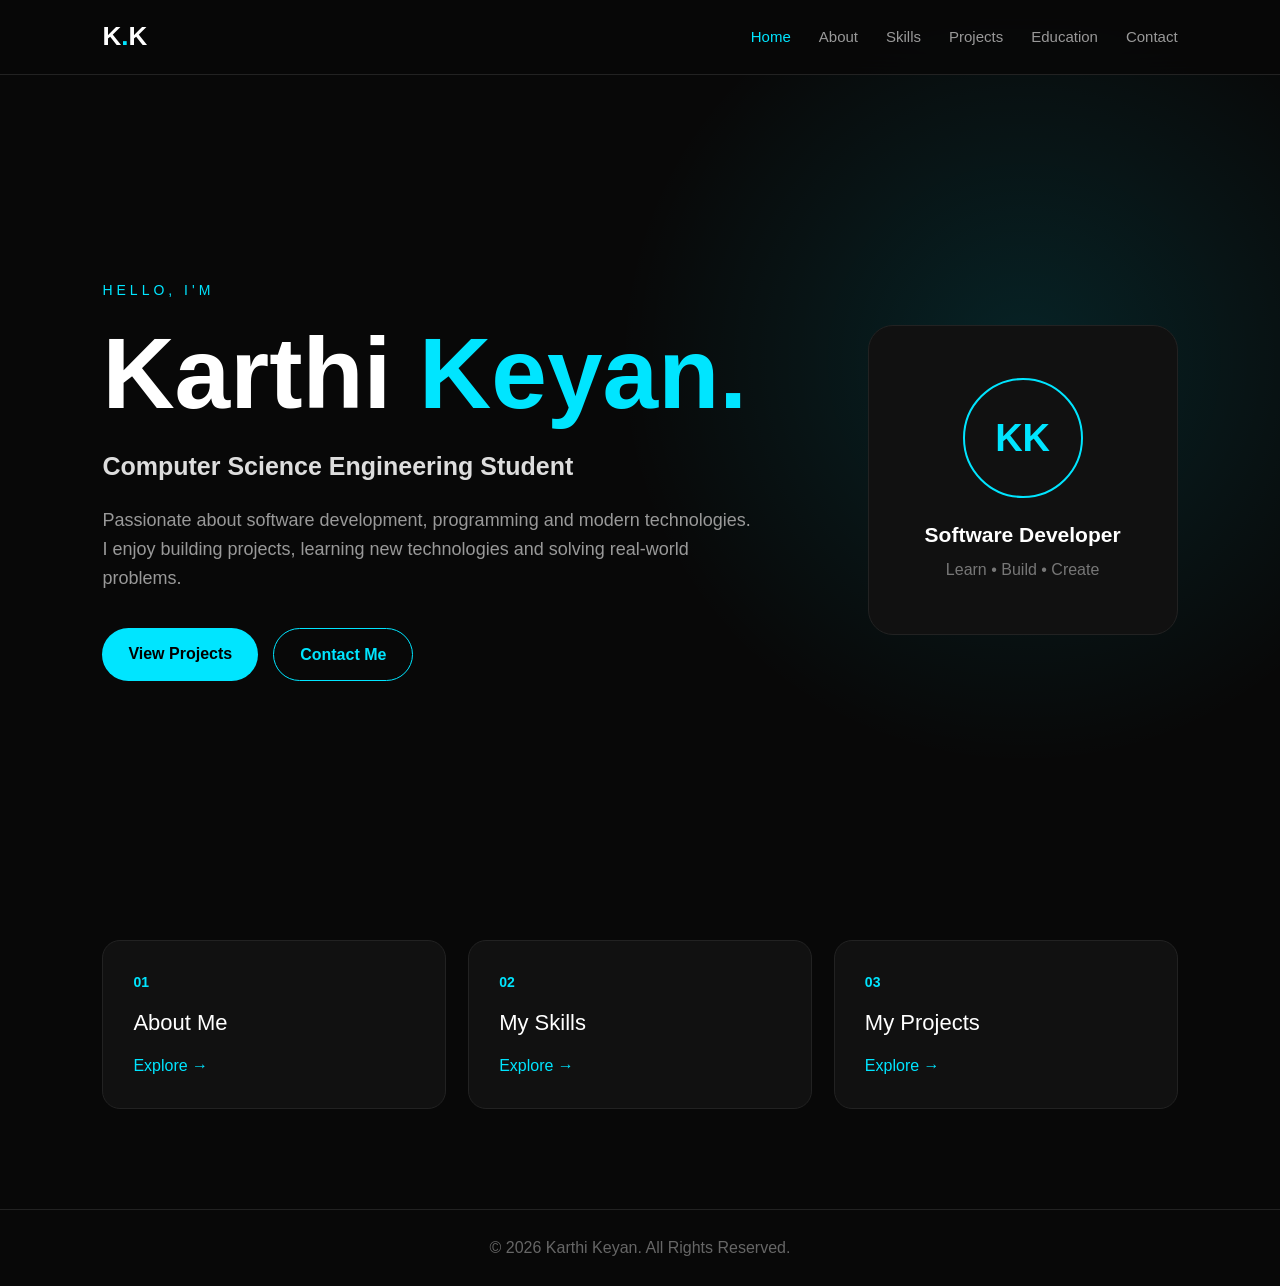
<file: index.html>
<!DOCTYPE html>
<html lang="en">

<head>
    <meta charset="UTF-8">

    <meta name="viewport"
          content="width=device-width, initial-scale=1.0">

    <title>Karthi Keyan | Portfolio</title>

    <link rel="stylesheet" href="style.css">
</head>

<body>

    <!-- NAVBAR -->

    <header>

        <div class="logo">
            K<span>.</span>K
        </div>

        <nav>

            <a href="index.html" class="active">
                Home
            </a>

            <a href="about.html">
                About
            </a>

            <a href="skills.html">
                Skills
            </a>

            <a href="projects.html">
                Projects
            </a>

            <a href="education.html">
                Education
            </a>

            <a href="contact.html">
                Contact
            </a>

        </nav>

    </header>


    <!-- HOME -->

    <main>

        <section class="home">

            <div class="home-content">

                <p class="small-title">
                    HELLO, I'M
                </p>

                <h1>
                    Karthi <span>Keyan.</span>
                </h1>

                <h2>
                    Computer Science Engineering Student
                </h2>

                <p class="description">
                    Passionate about software development,
                    programming and modern technologies.
                    I enjoy building projects, learning new
                    technologies and solving real-world problems.
                </p>


                <!-- BUTTONS -->

                <div class="buttons">

                    <a href="projects.html"
                       class="main-button">
                        View Projects
                    </a>

                    <a href="contact.html"
                       class="outline-button">
                        Contact Me
                    </a>

                </div>

            </div>


            <!-- RIGHT SIDE -->

            <div class="home-card">

                <div class="profile-circle">
                    KK
                </div>

                <h3>
                    Software Developer
                </h3>

                <p>
                    Learn • Build • Create
                </p>

            </div>

        </section>


        <!-- QUICK INFO -->

        <section class="quick-section">

            <div class="quick-card">

                <h3>
                    01
                </h3>

                <p>
                    About Me
                </p>

                <a href="about.html">
                    Explore →
                </a>

            </div>


            <div class="quick-card">

                <h3>
                    02
                </h3>

                <p>
                    My Skills
                </p>

                <a href="skills.html">
                    Explore →
                </a>

            </div>


            <div class="quick-card">

                <h3>
                    03
                </h3>

                <p>
                    My Projects
                </p>

                <a href="projects.html">
                    Explore →
                </a>

            </div>

        </section>

    </main>


    <!-- FOOTER -->

    <footer>

        © 2026 Karthi Keyan.
        All Rights Reserved.

    </footer>


</body>

</html>
</file>
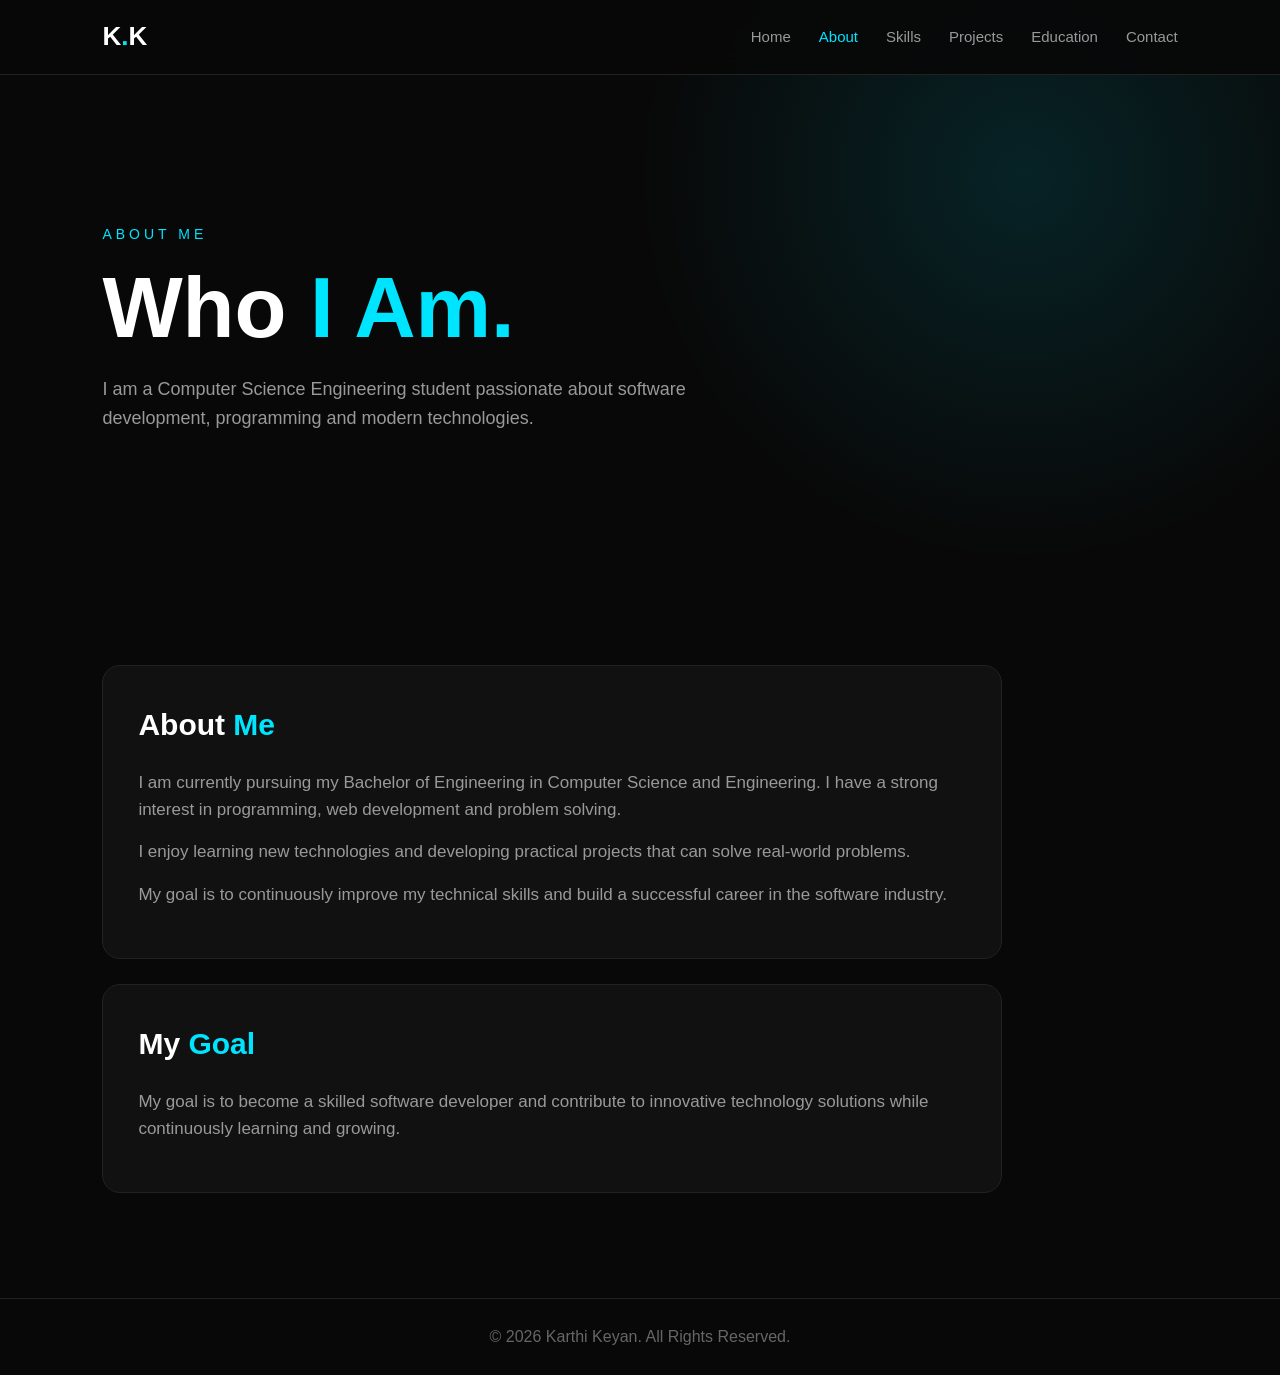
<file: about.html>
<!DOCTYPE html>
<html lang="en">

<head>
    <meta charset="UTF-8">
    <meta name="viewport" content="width=device-width, initial-scale=1.0">

    <title>About Me | Karthi Keyan</title>

    <link rel="stylesheet" href="style.css">
</head>

<body>

    <!-- NAVBAR -->

    <header>

        <div class="logo">
            K<span>.</span>K
        </div>

        <nav>
            <a href="index.html">Home</a>
            <a href="about.html" class="active">About</a>
            <a href="skills.html">Skills</a>
            <a href="projects.html">Projects</a>
            <a href="education.html">Education</a>
            <a href="contact.html">Contact</a>
        </nav>

    </header>


    <!-- ABOUT -->

    <main>

        <section class="page-hero">

            <div class="page-content">

                <p class="small-title">ABOUT ME</p>

                <h1>
                    Who <span>I Am.</span>
                </h1>

                <p class="description">
                    I am a Computer Science Engineering student
                    passionate about software development, programming
                    and modern technologies.
                </p>

            </div>

        </section>


        <section class="content-section">

            <div class="content-card">

                <h2>About <span>Me</span></h2>

                <p>
                    I am currently pursuing my Bachelor of Engineering
                    in Computer Science and Engineering. I have a strong
                    interest in programming, web development and
                    problem solving.
                </p>

                <p>
                    I enjoy learning new technologies and developing
                    practical projects that can solve real-world
                    problems.
                </p>

                <p>
                    My goal is to continuously improve my technical
                    skills and build a successful career in the
                    software industry.
                </p>

            </div>


            <div class="content-card">

                <h2>My <span>Goal</span></h2>

                <p>
                    My goal is to become a skilled software developer
                    and contribute to innovative technology solutions
                    while continuously learning and growing.
                </p>

            </div>

        </section>

    </main>


    <footer>
        © 2026 Karthi Keyan. All Rights Reserved.
    </footer>

</body>

</html>
</file>
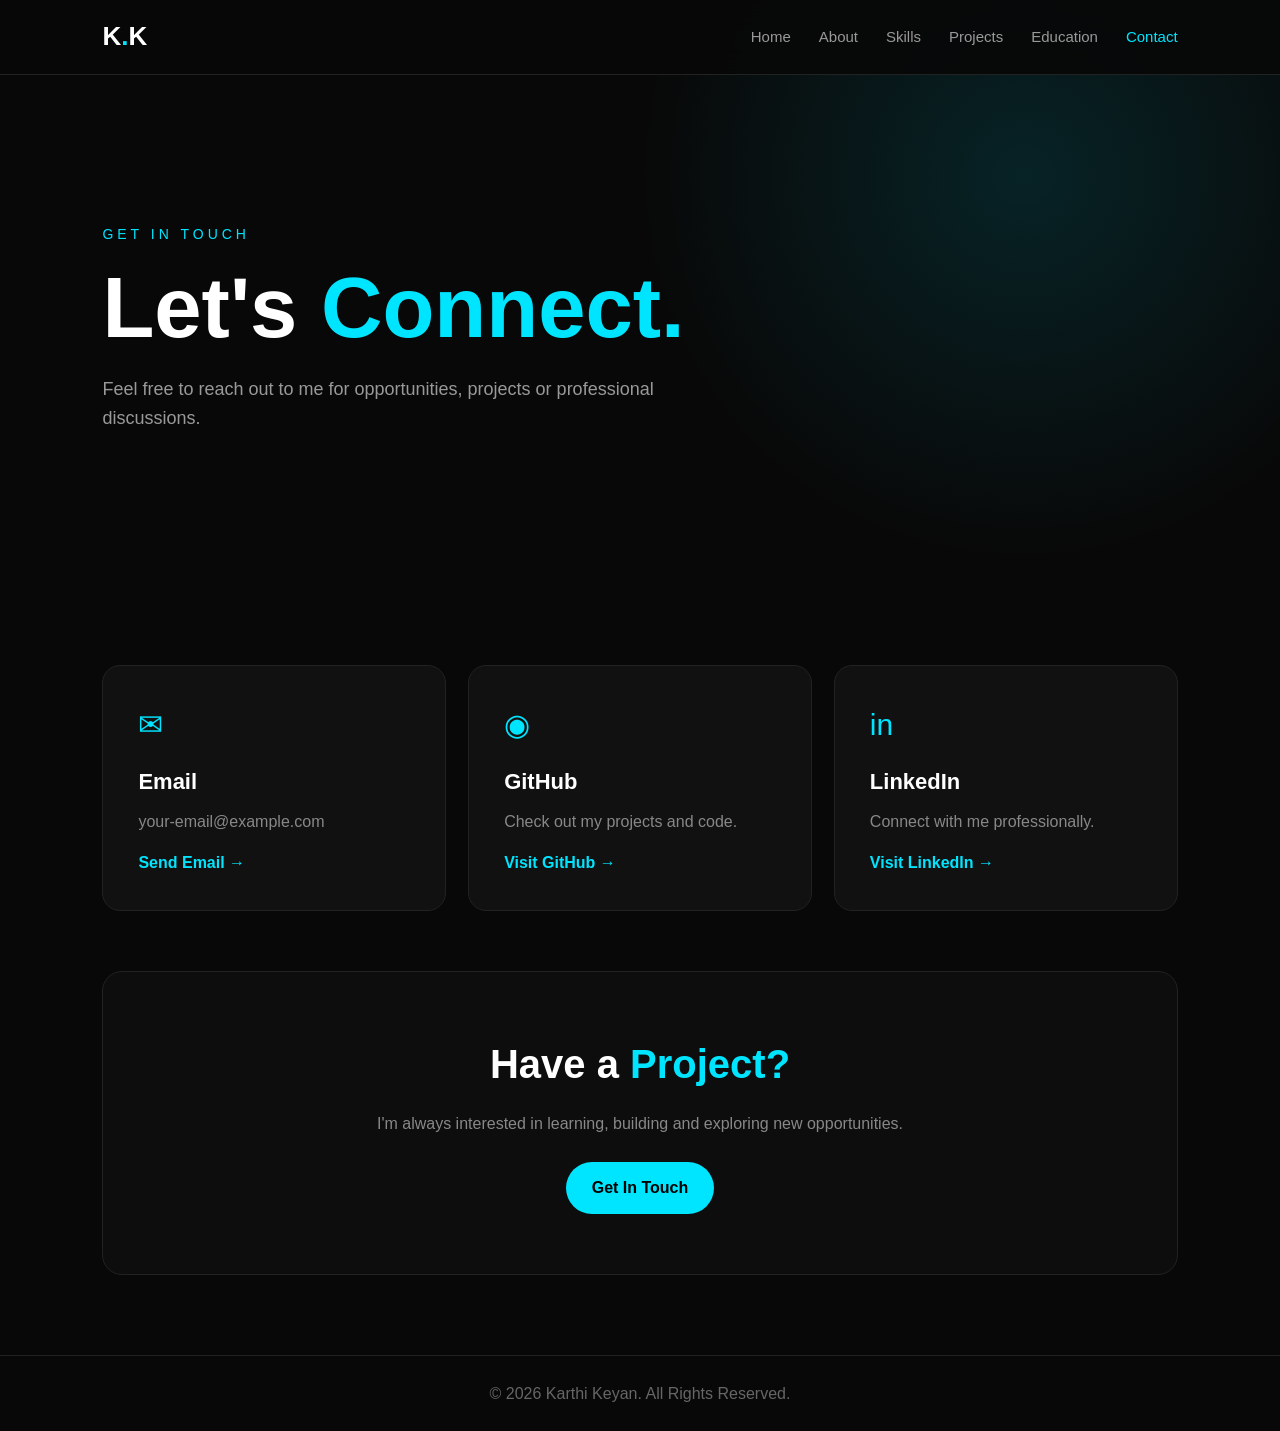
<file: contact.html>
<!DOCTYPE html>
<html lang="en">

<head>

    <meta charset="UTF-8">

    <meta name="viewport"
          content="width=device-width, initial-scale=1.0">

    <title>Contact | Karthi Keyan</title>

    <link rel="stylesheet" href="style.css">

</head>

<body>


    <!-- NAVBAR -->

    <header>

        <div class="logo">
            K<span>.</span>K
        </div>

        <nav>

            <a href="index.html">Home</a>

            <a href="about.html">About</a>

            <a href="skills.html">Skills</a>

            <a href="projects.html">Projects</a>

            <a href="education.html">Education</a>

            <a href="contact.html"
               class="active">
                Contact
            </a>

        </nav>

    </header>


    <!-- CONTACT -->

    <main>

        <section class="page-hero">

            <div class="page-content">

                <p class="small-title">
                    GET IN TOUCH
                </p>

                <h1>
                    Let's <span>Connect.</span>
                </h1>

                <p class="description">
                    Feel free to reach out to me for opportunities,
                    projects or professional discussions.
                </p>

            </div>

        </section>


        <section class="content-section contact-section">


            <div class="contact-grid">


                <!-- EMAIL -->

                <div class="contact-card">

                    <div class="contact-icon">
                        ✉
                    </div>

                    <h3>
                        Email
                    </h3>

                    <p>
                        your-email@example.com
                    </p>

                    <a href="mailto:your-email@example.com">
                        Send Email →
                    </a>

                </div>


                <!-- GITHUB -->

                <div class="contact-card">

                    <div class="contact-icon">
                        ◉
                    </div>

                    <h3>
                        GitHub
                    </h3>

                    <p>
                        Check out my projects and code.
                    </p>

                    <a href="#"
                       target="_blank">
                        Visit GitHub →
                    </a>

                </div>


                <!-- LINKEDIN -->

                <div class="contact-card">

                    <div class="contact-icon">
                        in
                    </div>

                    <h3>
                        LinkedIn
                    </h3>

                    <p>
                        Connect with me professionally.
                    </p>

                    <a href="#"
                       target="_blank">
                        Visit LinkedIn →
                    </a>

                </div>


            </div>


            <!-- MESSAGE -->

            <div class="message-box">

                <h2>
                    Have a <span>Project?</span>
                </h2>

                <p>
                    I'm always interested in learning,
                    building and exploring new opportunities.
                </p>

                <a href="mailto:your-email@example.com"
                   class="main-button">
                    Get In Touch
                </a>

            </div>


        </section>

    </main>


    <footer>
        © 2026 Karthi Keyan. All Rights Reserved.
    </footer>


</body>

</html>
</file>
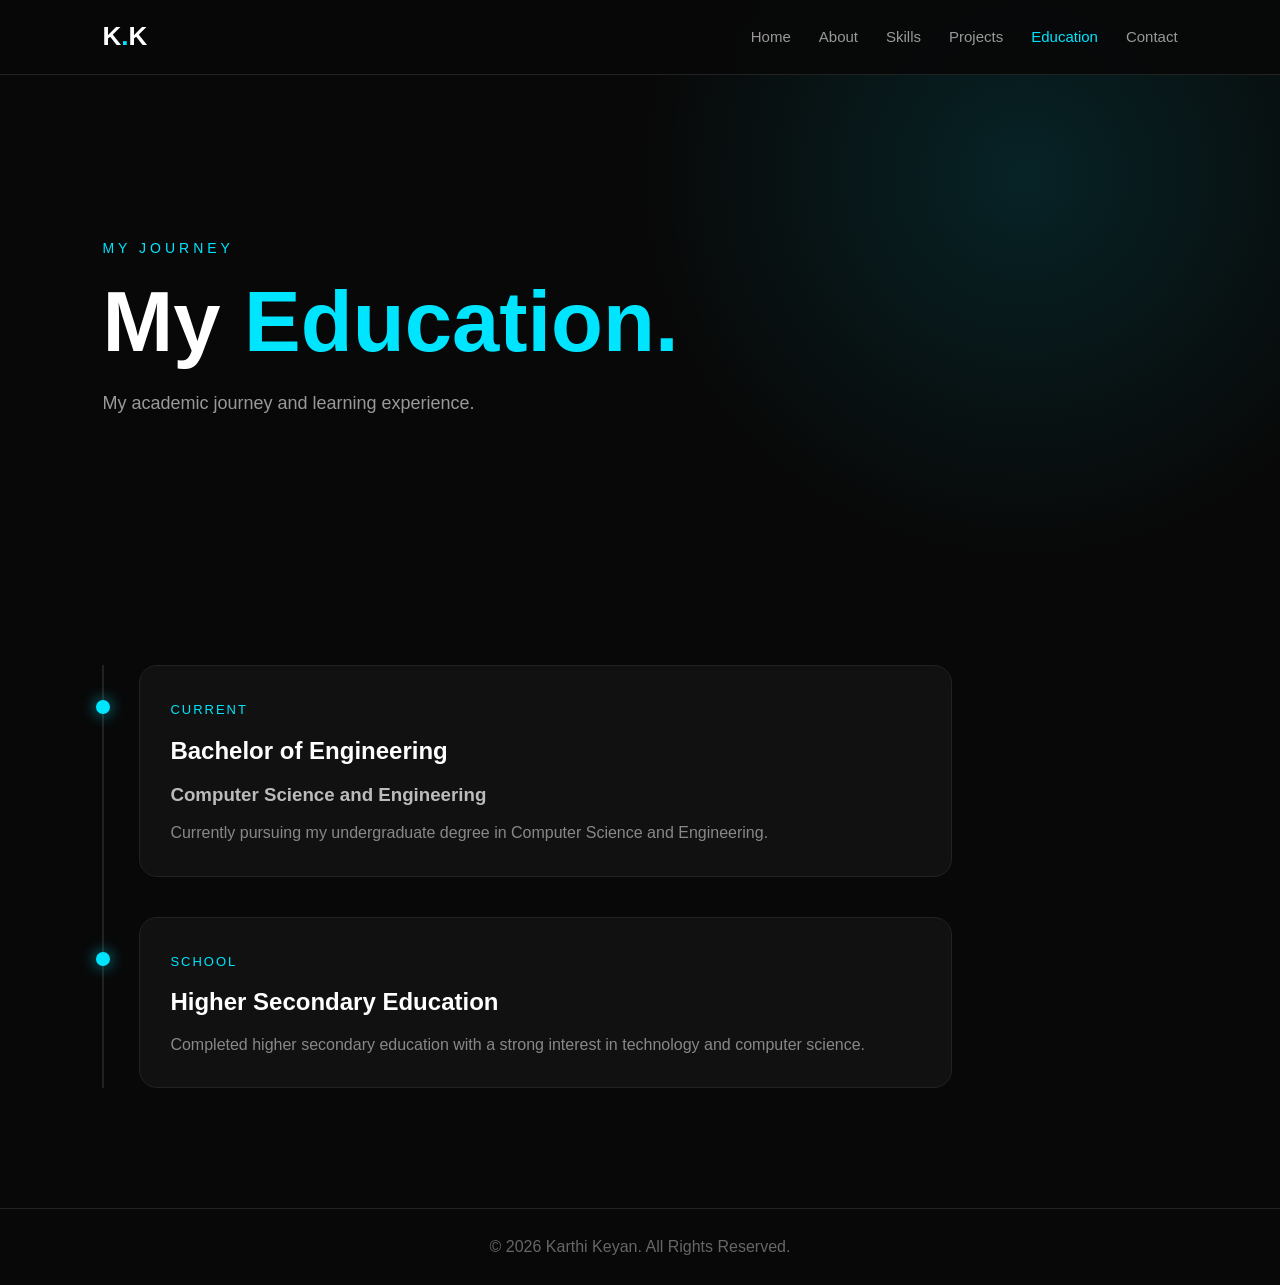
<file: education.html>
<!DOCTYPE html>
<html lang="en">

<head>

    <meta charset="UTF-8">

    <meta name="viewport"
          content="width=device-width, initial-scale=1.0">

    <title>Education | Karthi Keyan</title>

    <link rel="stylesheet" href="style.css">

</head>

<body>


    <!-- NAVBAR -->

    <header>

        <div class="logo">
            K<span>.</span>K
        </div>

        <nav>

            <a href="index.html">Home</a>

            <a href="about.html">About</a>

            <a href="skills.html">Skills</a>

            <a href="projects.html">Projects</a>

            <a href="education.html"
               class="active">
                Education
            </a>

            <a href="contact.html">Contact</a>

        </nav>

    </header>


    <!-- EDUCATION -->

    <main>

        <section class="page-hero">

            <div class="page-content">

                <p class="small-title">
                    MY JOURNEY
                </p>

                <h1>
                    My <span>Education.</span>
                </h1>

                <p class="description">
                    My academic journey and learning experience.
                </p>

            </div>

        </section>


        <section class="content-section">


            <div class="timeline">


                <!-- BE -->

                <div class="timeline-item">

                    <div class="timeline-dot"></div>

                    <div class="education-card">

                        <span>
                            CURRENT
                        </span>

                        <h2>
                            Bachelor of Engineering
                        </h2>

                        <h3>
                            Computer Science and Engineering
                        </h3>

                        <p>
                            Currently pursuing my undergraduate
                            degree in Computer Science and Engineering.
                        </p>

                    </div>

                </div>


                <!-- SCHOOL -->

                <div class="timeline-item">

                    <div class="timeline-dot"></div>

                    <div class="education-card">

                        <span>
                            SCHOOL
                        </span>

                        <h2>
                            Higher Secondary Education
                        </h2>

                        <p>
                            Completed higher secondary education
                            with a strong interest in technology
                            and computer science.
                        </p>

                    </div>

                </div>


            </div>


        </section>

    </main>


    <footer>
        © 2026 Karthi Keyan. All Rights Reserved.
    </footer>


</body>

</html>
</file>
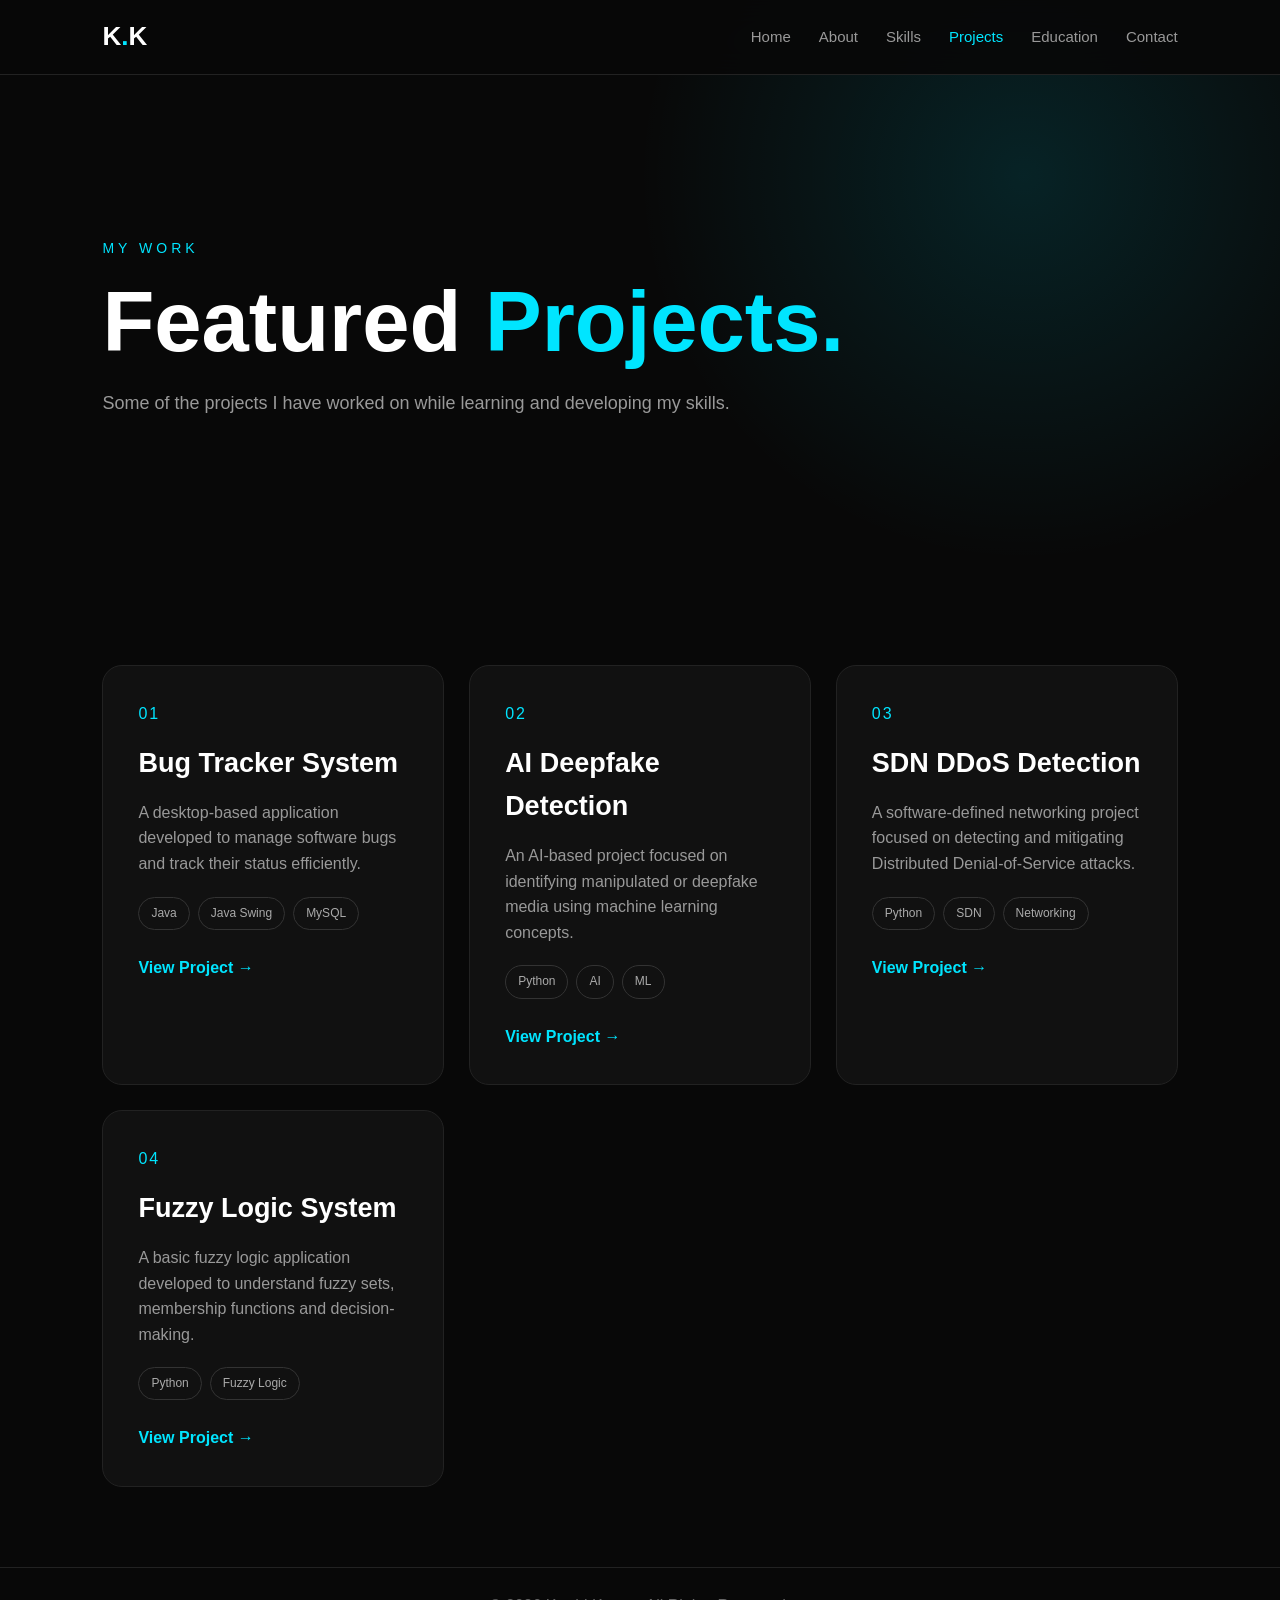
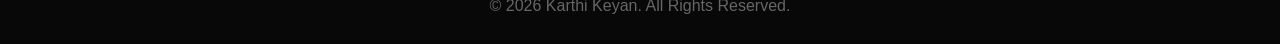
<file: projects.html>
<!DOCTYPE html>
<html lang="en">

<head>

    <meta charset="UTF-8">

    <meta name="viewport"
          content="width=device-width, initial-scale=1.0">

    <title>Projects | Karthi Keyan</title>

    <link rel="stylesheet" href="style.css">

</head>

<body>


    <!-- NAVBAR -->

    <header>

        <div class="logo">
            K<span>.</span>K
        </div>

        <nav>

            <a href="index.html">Home</a>

            <a href="about.html">About</a>

            <a href="skills.html">Skills</a>

            <a href="projects.html" class="active">
                Projects
            </a>

            <a href="education.html">Education</a>

            <a href="contact.html">Contact</a>

        </nav>

    </header>


    <!-- PROJECTS -->

    <main>

        <section class="page-hero">

            <div class="page-content">

                <p class="small-title">
                    MY WORK
                </p>

                <h1>
                    Featured <span>Projects.</span>
                </h1>

                <p class="description">
                    Some of the projects I have worked on
                    while learning and developing my skills.
                </p>

            </div>

        </section>


        <section class="content-section">


            <div class="projects-grid">


                <!-- PROJECT 1 -->

                <div class="project-card">

                    <span class="project-number">
                        01
                    </span>

                    <h2>
                        Bug Tracker System
                    </h2>

                    <p>
                        A desktop-based application developed
                        to manage software bugs and track their
                        status efficiently.
                    </p>

                    <div class="tech">

                        <span>Java</span>
                        <span>Java Swing</span>
                        <span>MySQL</span>

                    </div>

                    <a href="#" class="project-button">
                        View Project →
                    </a>

                </div>


                <!-- PROJECT 2 -->

                <div class="project-card">

                    <span class="project-number">
                        02
                    </span>

                    <h2>
                        AI Deepfake Detection
                    </h2>

                    <p>
                        An AI-based project focused on identifying
                        manipulated or deepfake media using
                        machine learning concepts.
                    </p>

                    <div class="tech">

                        <span>Python</span>
                        <span>AI</span>
                        <span>ML</span>

                    </div>

                    <a href="#" class="project-button">
                        View Project →
                    </a>

                </div>


                <!-- PROJECT 3 -->

                <div class="project-card">

                    <span class="project-number">
                        03
                    </span>

                    <h2>
                        SDN DDoS Detection
                    </h2>

                    <p>
                        A software-defined networking project
                        focused on detecting and mitigating
                        Distributed Denial-of-Service attacks.
                    </p>

                    <div class="tech">

                        <span>Python</span>
                        <span>SDN</span>
                        <span>Networking</span>

                    </div>

                    <a href="#" class="project-button">
                        View Project →
                    </a>

                </div>


                <!-- PROJECT 4 -->

                <div class="project-card">

                    <span class="project-number">
                        04
                    </span>

                    <h2>
                        Fuzzy Logic System
                    </h2>

                    <p>
                        A basic fuzzy logic application developed
                        to understand fuzzy sets, membership functions
                        and decision-making.
                    </p>

                    <div class="tech">

                        <span>Python</span>
                        <span>Fuzzy Logic</span>

                    </div>

                    <a href="#" class="project-button">
                        View Project →
                    </a>

                </div>


            </div>

        </section>

    </main>


    <footer>
        © 2026 Karthi Keyan. All Rights Reserved.
    </footer>


</body>

</html>
</file>
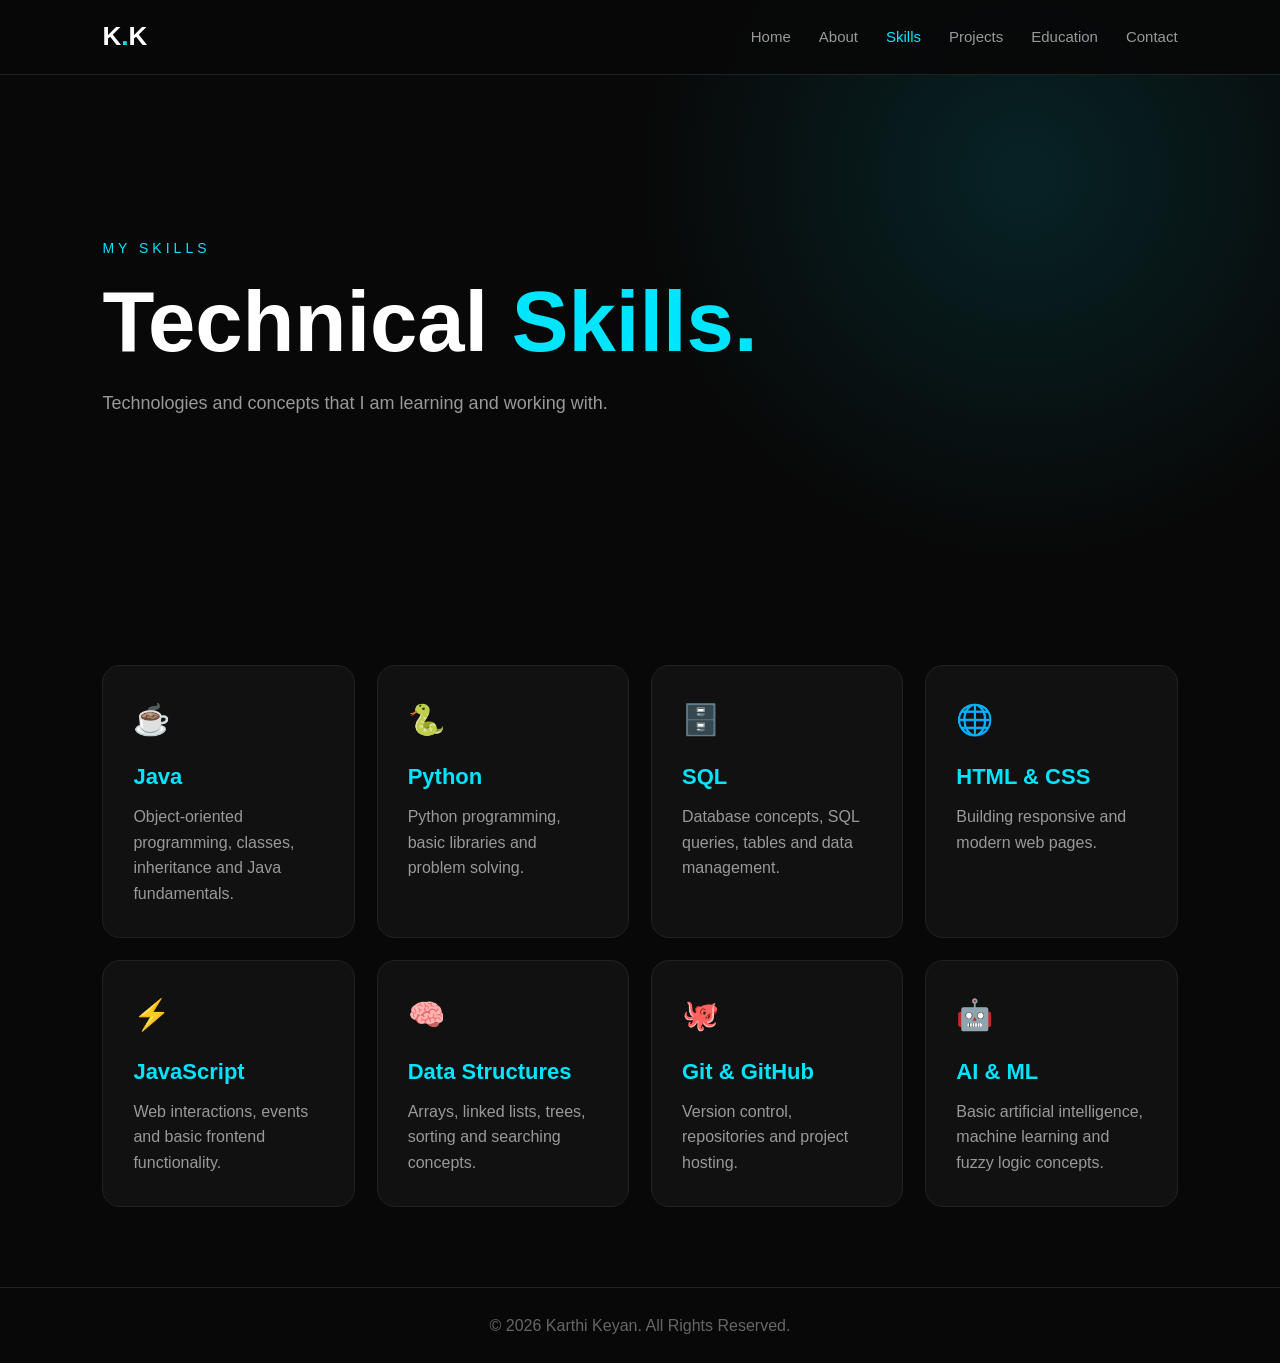
<file: skills.html>
<!DOCTYPE html>
<html lang="en">

<head>

    <meta charset="UTF-8">

    <meta name="viewport"
          content="width=device-width, initial-scale=1.0">

    <title>Skills | Karthi Keyan</title>

    <link rel="stylesheet" href="style.css">

</head>

<body>


    <!-- NAVBAR -->

    <header>

        <div class="logo">
            K<span>.</span>K
        </div>

        <nav>

            <a href="index.html">Home</a>

            <a href="about.html">About</a>

            <a href="skills.html" class="active">Skills</a>

            <a href="projects.html">Projects</a>

            <a href="education.html">Education</a>

            <a href="contact.html">Contact</a>

        </nav>

    </header>


    <!-- SKILLS -->

    <main>

        <section class="page-hero">

            <div class="page-content">

                <p class="small-title">
                    MY SKILLS
                </p>

                <h1>
                    Technical <span>Skills.</span>
                </h1>

                <p class="description">
                    Technologies and concepts that I am learning
                    and working with.
                </p>

            </div>

        </section>


        <section class="content-section">

            <div class="skills-grid">


                <div class="skill-card">

                    <div class="skill-icon">
                        ☕
                    </div>

                    <h3>Java</h3>

                    <p>
                        Object-oriented programming,
                        classes, inheritance and Java fundamentals.
                    </p>

                </div>


                <div class="skill-card">

                    <div class="skill-icon">
                        🐍
                    </div>

                    <h3>Python</h3>

                    <p>
                        Python programming, basic libraries
                        and problem solving.
                    </p>

                </div>


                <div class="skill-card">

                    <div class="skill-icon">
                        🗄️
                    </div>

                    <h3>SQL</h3>

                    <p>
                        Database concepts, SQL queries,
                        tables and data management.
                    </p>

                </div>


                <div class="skill-card">

                    <div class="skill-icon">
                        🌐
                    </div>

                    <h3>HTML & CSS</h3>

                    <p>
                        Building responsive and modern
                        web pages.
                    </p>

                </div>


                <div class="skill-card">

                    <div class="skill-icon">
                        ⚡
                    </div>

                    <h3>JavaScript</h3>

                    <p>
                        Web interactions, events and
                        basic frontend functionality.
                    </p>

                </div>


                <div class="skill-card">

                    <div class="skill-icon">
                        🧠
                    </div>

                    <h3>Data Structures</h3>

                    <p>
                        Arrays, linked lists, trees,
                        sorting and searching concepts.
                    </p>

                </div>


                <div class="skill-card">

                    <div class="skill-icon">
                        🐙
                    </div>

                    <h3>Git & GitHub</h3>

                    <p>
                        Version control, repositories
                        and project hosting.
                    </p>

                </div>


                <div class="skill-card">

                    <div class="skill-icon">
                        🤖
                    </div>

                    <h3>AI & ML</h3>

                    <p>
                        Basic artificial intelligence,
                        machine learning and fuzzy logic concepts.
                    </p>

                </div>


            </div>

        </section>

    </main>


    <footer>
        © 2026 Karthi Keyan. All Rights Reserved.
    </footer>


</body>

</html>
</file>
<file: style.css>
* {
    margin: 0;
    padding: 0;
    box-sizing: border-box;
}

html {
    scroll-behavior: smooth;
}

body {
    font-family: Arial, sans-serif;
    background: #080808;
    color: #ffffff;
    line-height: 1.6;
}


/* ================= NAVBAR ================= */

header {
    position: fixed;
    top: 0;
    left: 0;
    width: 100%;

    height: 75px;
    padding: 0 8%;

    display: flex;
    justify-content: space-between;
    align-items: center;

    background: rgba(8, 8, 8, 0.92);
    backdrop-filter: blur(15px);

    border-bottom: 1px solid #222;

    z-index: 1000;
}

.logo {
    font-size: 26px;
    font-weight: bold;
}

.logo span {
    color: #00e5ff;
}

nav {
    display: flex;
    align-items: center;
    gap: 28px;
}

nav a {
    color: #999;
    text-decoration: none;
    font-size: 15px;
    transition: 0.3s;
}

nav a:hover,
nav a.active {
    color: #00e5ff;
}


/* ================= HOME ================= */

.home {
    min-height: 100vh;

    padding: 140px 8% 80px;

    display: flex;
    align-items: center;
    justify-content: space-between;

    gap: 60px;

    background:
        radial-gradient(
            circle at 80% 40%,
            rgba(0, 229, 255, 0.12),
            transparent 35%
        );

}

.home-content {
    max-width: 750px;
}

.small-title {
    color: #00e5ff;

    font-size: 14px;

    letter-spacing: 4px;

    margin-bottom: 20px;
}

.home-content h1 {
    font-size: clamp(55px, 8vw, 100px);

    line-height: 1.05;

    margin-bottom: 20px;
}

.home-content h1 span {
    color: #00e5ff;
}

.home-content h2 {
    font-size: 25px;

    color: #dddddd;

    margin-bottom: 20px;
}

.description {
    color: #999;

    font-size: 18px;

    max-width: 650px;
}


/* ================= BUTTONS ================= */

.buttons {
    display: flex;

    gap: 15px;

    margin-top: 35px;
}

.main-button,
.outline-button {
    display: inline-block;

    padding: 13px 26px;

    border-radius: 30px;

    text-decoration: none;

    font-weight: bold;

    transition: 0.3s;
}

.main-button {
    background: #00e5ff;

    color: #000;
}

.main-button:hover {
    transform: translateY(-4px);

    box-shadow: 0 0 25px rgba(0, 229, 255, 0.4);
}

.outline-button {
    border: 1px solid #00e5ff;

    color: #00e5ff;
}

.outline-button:hover {
    background: #00e5ff;

    color: #000;

    transform: translateY(-4px);
}


/* ================= HOME PROFILE CARD ================= */

.home-card {
    width: 310px;
    height: 310px;

    flex-shrink: 0;

    display: flex;

    flex-direction: column;

    justify-content: center;

    align-items: center;

    text-align: center;

    background: #111;

    border: 1px solid #222;

    border-radius: 25px;

    transition: 0.3s;
}

.home-card:hover {
    transform: translateY(-10px);

    border-color: #00e5ff;

    box-shadow: 0 20px 50px rgba(0, 229, 255, 0.1);
}

.profile-circle {
    width: 120px;
    height: 120px;

    display: flex;

    justify-content: center;
    align-items: center;

    border: 2px solid #00e5ff;

    border-radius: 50%;

    color: #00e5ff;

    font-size: 38px;

    font-weight: bold;

    margin-bottom: 20px;
}

.home-card h3 {
    font-size: 21px;

    margin-bottom: 5px;
}

.home-card p {
    color: #777;
}


/* ================= QUICK CARDS ================= */

.quick-section {
    padding: 40px 8% 100px;

    display: grid;

    grid-template-columns: repeat(3, 1fr);

    gap: 22px;
}

.quick-card {
    background: #111;

    border: 1px solid #222;

    border-radius: 18px;

    padding: 30px;

    transition: 0.3s;
}

.quick-card:hover {
    transform: translateY(-7px);

    border-color: #00e5ff;
}

.quick-card h3 {
    color: #00e5ff;

    font-size: 14px;

    margin-bottom: 12px;
}

.quick-card p {
    font-size: 22px;

    margin-bottom: 12px;
}

.quick-card a {
    color: #00e5ff;

    text-decoration: none;
}


/* ================= OTHER PAGES ================= */

.page-hero {
    min-height: 65vh;

    display: flex;

    align-items: center;

    padding: 140px 8% 70px;

    background:
        radial-gradient(
            circle at 80% 30%,
            rgba(0, 229, 255, 0.12),
            transparent 35%
        );
}

.page-content {
    max-width: 850px;
}

.page-content h1 {
    font-size: clamp(50px, 7vw, 85px);

    line-height: 1;

    margin-bottom: 25px;
}

.page-content h1 span {
    color: #00e5ff;
}

.content-section {
    padding: 80px 8%;
}


/* ================= ABOUT ================= */

.content-card {
    max-width: 900px;

    background: #111;

    border: 1px solid #222;

    border-radius: 18px;

    padding: 35px;

    margin-bottom: 25px;

    transition: 0.3s;
}

.content-card:hover {
    transform: translateY(-5px);

    border-color: #00e5ff;
}

.content-card h2 {
    font-size: 30px;

    margin-bottom: 20px;
}

.content-card h2 span {
    color: #00e5ff;
}

.content-card p {
    color: #999;

    font-size: 17px;

    margin-bottom: 15px;
}


/* ================= SKILLS ================= */

.skills-grid {
    display: grid;

    grid-template-columns:
        repeat(auto-fit, minmax(230px, 1fr));

    gap: 22px;
}

.skill-card {
    background: #111;

    border: 1px solid #222;

    border-radius: 18px;

    padding: 30px;

    transition: 0.3s;
}

.skill-card:hover {
    transform: translateY(-8px);

    border-color: #00e5ff;
}

.skill-icon {
    font-size: 30px;

    margin-bottom: 15px;
}

.skill-card h3 {
    color: #00e5ff;

    font-size: 22px;

    margin-bottom: 10px;
}

.skill-card p {
    color: #999;
}


/* ================= PROJECTS ================= */

.projects-grid {
    display: grid;

    grid-template-columns:
        repeat(auto-fit, minmax(300px, 1fr));

    gap: 25px;
}

.project-card {
    background: #111;

    border: 1px solid #222;

    border-radius: 20px;

    padding: 35px;

    transition: 0.3s;
}

.project-card:hover {
    transform: translateY(-8px);

    border-color: #00e5ff;
}

.project-number {
    color: #00e5ff;

    letter-spacing: 2px;
}

.project-card h2 {
    font-size: 27px;

    margin: 15px 0;
}

.project-card p {
    color: #999;

    margin-bottom: 20px;
}

.tech {
    display: flex;

    flex-wrap: wrap;

    gap: 8px;

    margin-bottom: 25px;
}

.tech span {
    padding: 6px 12px;

    border: 1px solid #333;

    border-radius: 20px;

    color: #aaa;

    font-size: 12px;
}

.project-button {
    color: #00e5ff;

    text-decoration: none;

    font-weight: bold;
}


/* ================= EDUCATION ================= */

.timeline {
    max-width: 850px;

    border-left: 2px solid #222;

    padding-left: 35px;
}

.timeline-item {
    position: relative;

    margin-bottom: 40px;
}

.timeline-dot {
    position: absolute;

    width: 14px;
    height: 14px;

    background: #00e5ff;

    border-radius: 50%;

    left: -43px;

    top: 35px;

    box-shadow: 0 0 15px rgba(0, 229, 255, 0.7);
}

.education-card {
    background: #111;

    border: 1px solid #222;

    border-radius: 18px;

    padding: 30px;

    transition: 0.3s;
}

.education-card:hover {
    border-color: #00e5ff;

    transform: translateX(5px);
}

.education-card span {
    color: #00e5ff;

    font-size: 13px;

    letter-spacing: 2px;
}

.education-card h2 {
    margin: 10px 0;
}

.education-card h3 {
    color: #bbb;

    margin-bottom: 10px;
}

.education-card p {
    color: #888;
}


/* ================= CONTACT ================= */

.contact-grid {
    display: grid;

    grid-template-columns:
        repeat(auto-fit, minmax(250px, 1fr));

    gap: 22px;
}

.contact-card {
    background: #111;

    border: 1px solid #222;

    border-radius: 18px;

    padding: 35px;

    transition: 0.3s;
}

.contact-card:hover {
    transform: translateY(-7px);

    border-color: #00e5ff;
}

.contact-icon {
    font-size: 30px;

    color: #00e5ff;

    margin-bottom: 15px;
}

.contact-card h3 {
    font-size: 22px;

    margin-bottom: 10px;
}

.contact-card p {
    color: #888;

    margin-bottom: 15px;
}

.contact-card a {
    color: #00e5ff;

    text-decoration: none;

    font-weight: bold;
}


/* ================= MESSAGE ================= */

.message-box {
    text-align: center;

    margin-top: 60px;

    padding: 60px 30px;

    background: #0d0d0d;

    border: 1px solid #222;

    border-radius: 20px;
}

.message-box h2 {
    font-size: 40px;

    margin-bottom: 15px;
}

.message-box h2 span {
    color: #00e5ff;
}

.message-box p {
    color: #888;

    margin-bottom: 25px;
}


/* ================= FOOTER ================= */

footer {
    text-align: center;

    padding: 25px;

    color: #666;

    border-top: 1px solid #222;
}


/* ================= MOBILE ================= */

@media (max-width: 750px) {

    header {
        padding: 0 6%;
    }

    nav {
        gap: 12px;
    }

    nav a {
        font-size: 11px;
    }

    .home {
        padding: 120px 6% 60px;

        flex-direction: column;

        align-items: flex-start;
    }

    .home-content h1 {
        font-size: 55px;
    }

    .home-content h2 {
        font-size: 20px;
    }

    .home-card {
        width: 100%;

        max-width: 310px;

        align-self: center;
    }

    .quick-section {
        grid-template-columns: 1fr;

        padding: 20px 6% 70px;
    }

    .page-hero {
        padding: 120px 6% 60px;
    }

    .content-section {
        padding: 60px 6%;
    }

}
</file>
